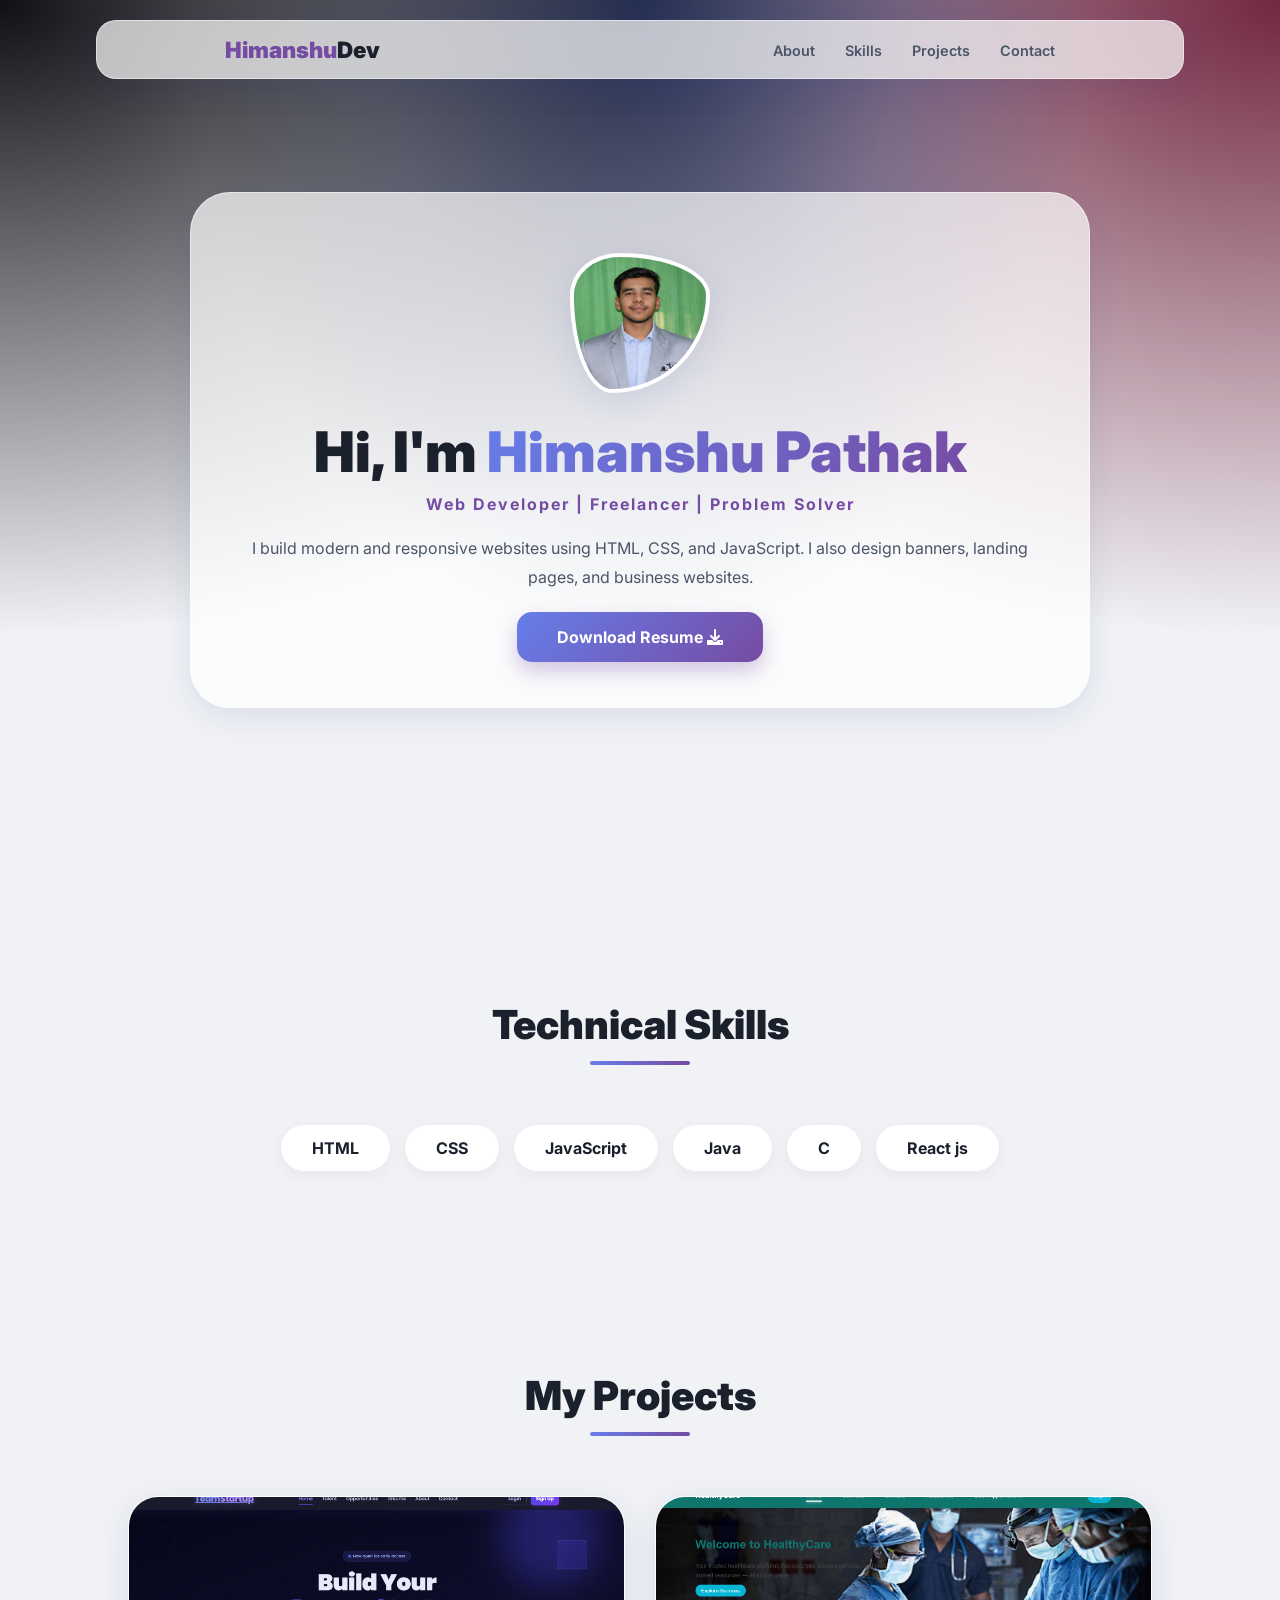
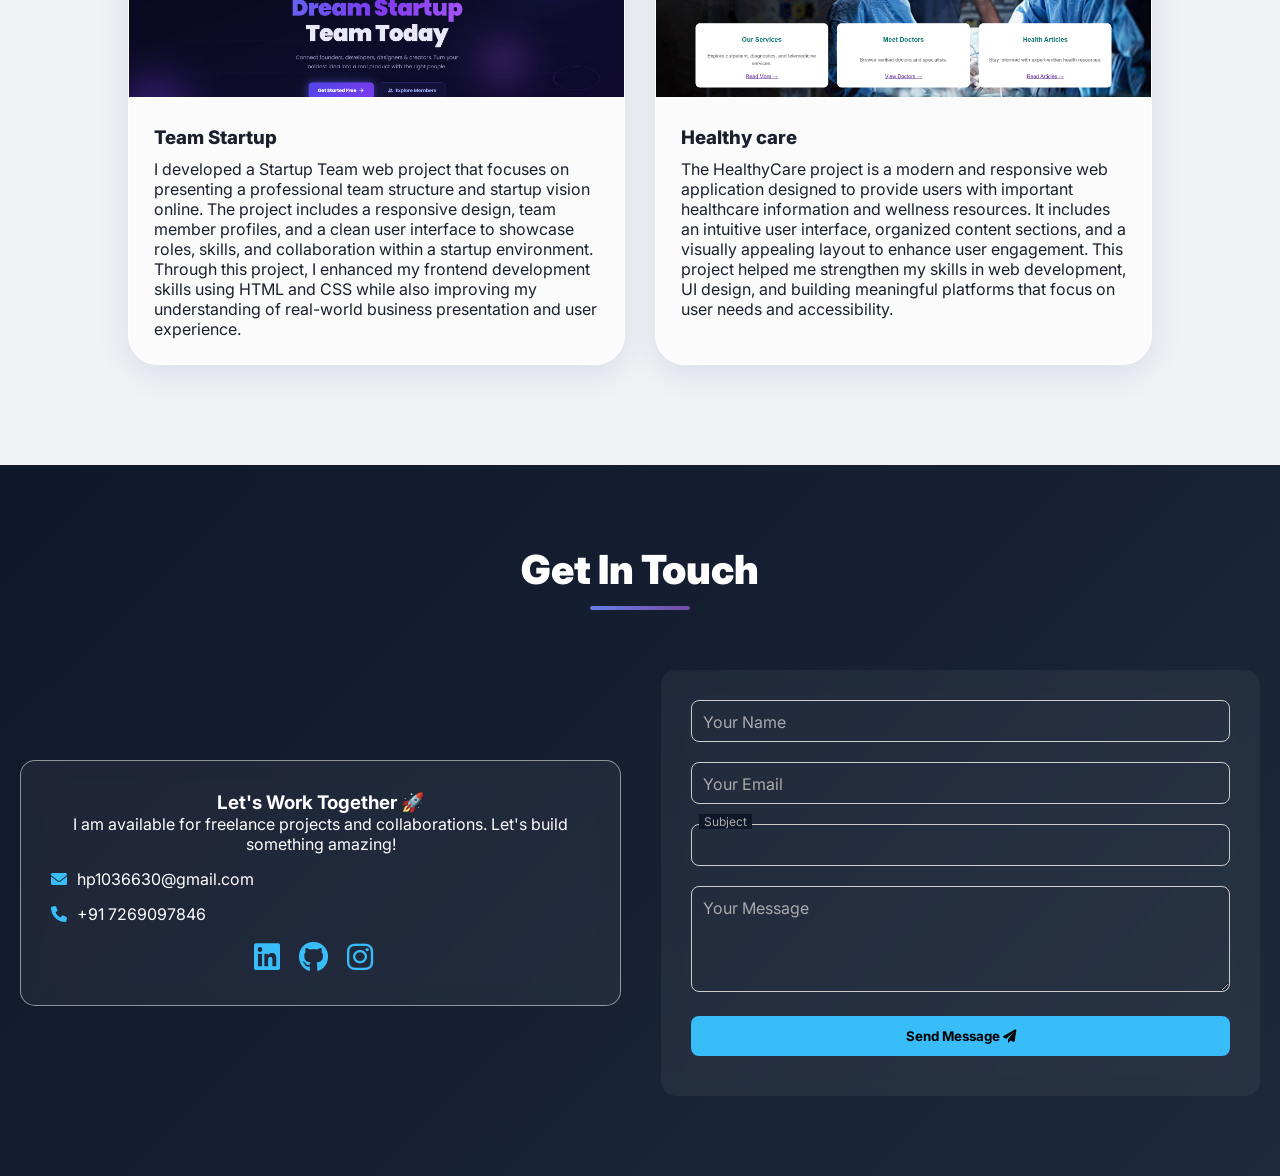
<file: index.html>
<!DOCTYPE html>
<html lang="en">
<head>
    <meta charset="UTF-8">
    <meta name="viewport" content="width=device-width, initial-scale=1.0">
    <title>Himanshu Pathak | Portfolio</title>
    <link rel="stylesheet" href="style.css">
    <link rel="stylesheet" href="https://cdnjs.cloudflare.com/ajax/libs/font-awesome/6.0.0/css/all.min.css">
</head>
<body>
<header>
    <nav>
        <div class="logo">Himanshu<span>Dev</span></div>
        <ul id="nav-menu">
            <li><a href="#about">About</a></li>
            <li><a href="#skills">Skills</a></li>
            <li><a href="#projects">Projects</a></li>
            <li><a href="#contact">Contact</a></li>
        </div>
    </nav>
</header>

<!-- About  -->
<section id="about" class="hero">
    <div class="hero-content">
        <img src="Image/profile.jpg" class="profile-img">
        <h1>Hi, I'm <span class="highlight">Himanshu Pathak</span></h1>
        <p class="tagline">Web Developer | Freelancer | Problem Solver</p>
        <p class="bio">
            I build modern and responsive websites using HTML, CSS, and JavaScript.
            I also design banners, landing pages, and business websites.
        </p>
        <a href="Image/resume.pdf" class="btn" download>
            Download Resume <i class="fas fa-download"></i>
        </a>
    </div>
</section>

<!-- Skills -->
<section id="skills" class="skills">
    <h2 class="section-title">Technical Skills</h2>
    <div class="skills-container">
        <div class="skill-card">HTML</div>
        <div class="skill-card">CSS</div>
        <div class="skill-card">JavaScript</div>
        <div class="skill-card">Java</div>
        <div class="skill-card">C</div>
        <div class="skill-card">React js</div>
    </div>
</section>

<!-- project -->
<section id="projects" class="projects">
    <h2 class="section-title">My Projects</h2>
    <div class="project-grid">
        <div class="project-card">
            <img src="Image/Team startup.png">
            <div class="project-info">
                <h3>Team Startup </h3>
                <p>I developed a Startup Team web project that focuses on presenting a professional team structure and startup vision online. The project includes a responsive design, team member profiles, and a clean user interface to showcase roles, skills, and collaboration within a startup environment. Through this project, I enhanced my frontend development skills using HTML and CSS while also improving my understanding of real-world business presentation and user experience.</p>
            </div>
        </div>
        <div class="project-card">
            <img src="Image/HealthyCare.png">
            <div class="project-info">
                <h3>Healthy care</h3>
                <p>The HealthyCare project is a modern and responsive web application designed to provide users with important healthcare information and wellness resources. It includes an intuitive user interface, organized content sections, and a visually appealing layout to enhance user engagement. This project helped me strengthen my skills in web development, UI design, and building meaningful platforms that focus on user needs and accessibility.</p>
            </div>
        </div>
    </div>
</section>

<!-- Contact -->
<section id="contact" class="contact">
    <h2 class="section-title">Get In Touch</h2>

    <div class="contact-container">

        <!-- Left Side -->
        <div class="contact-info glass">
            <h3>Let's Work Together 🚀</h3>
            <p>I am available for freelance projects and collaborations. Let's build something amazing!</p>

            <div class="info-box">
                <i class="fas fa-envelope"></i>
                <span>hp1036630@gmail.com</span>
            </div>

            <div class="info-box">
                <i class="fas fa-phone"></i>
                <span>+91 7269097846</span>
            </div>

            <div class="socials">
                <a href="https://www.linkedin.com/feed/"><i class="fab fa-linkedin"></i></a>
                <a href="https://github.com/Himanshu-web-dev"><i class="fab fa-github"></i></a>
                <a href="https://www.instagram.com/himanshu_pathak/"><i class="fab fa-instagram"></i></a>
            </div>
        </div>

        <!-- Right Side -->
        <div class="contact-form glass">
            <form id="contactForm">
                <div class="input-group">
                    <input type="text" name="name" required>
                    <label>Your Name</label>
                </div>

                <div class="input-group">
                    <input type="email" name="email" required>
                    <label>Your Email</label>
                </div>

                <div class="input-group">
                    <input type="text" name="subject">
                    <label>Subject</label>
                </div>

                <div class="input-group">
                    <textarea rows="5" name="message" required></textarea>
                    <label>Your Message</label>
                </div>

                <button type="submit" class="btn-submit">
                    Send Message <i class="fas fa-paper-plane"></i>
                </button>

                <p id="successMsg" class="success-msg"></p>
            </form>
        </div>

    </div>
</section>

</body>
</html>
</file>
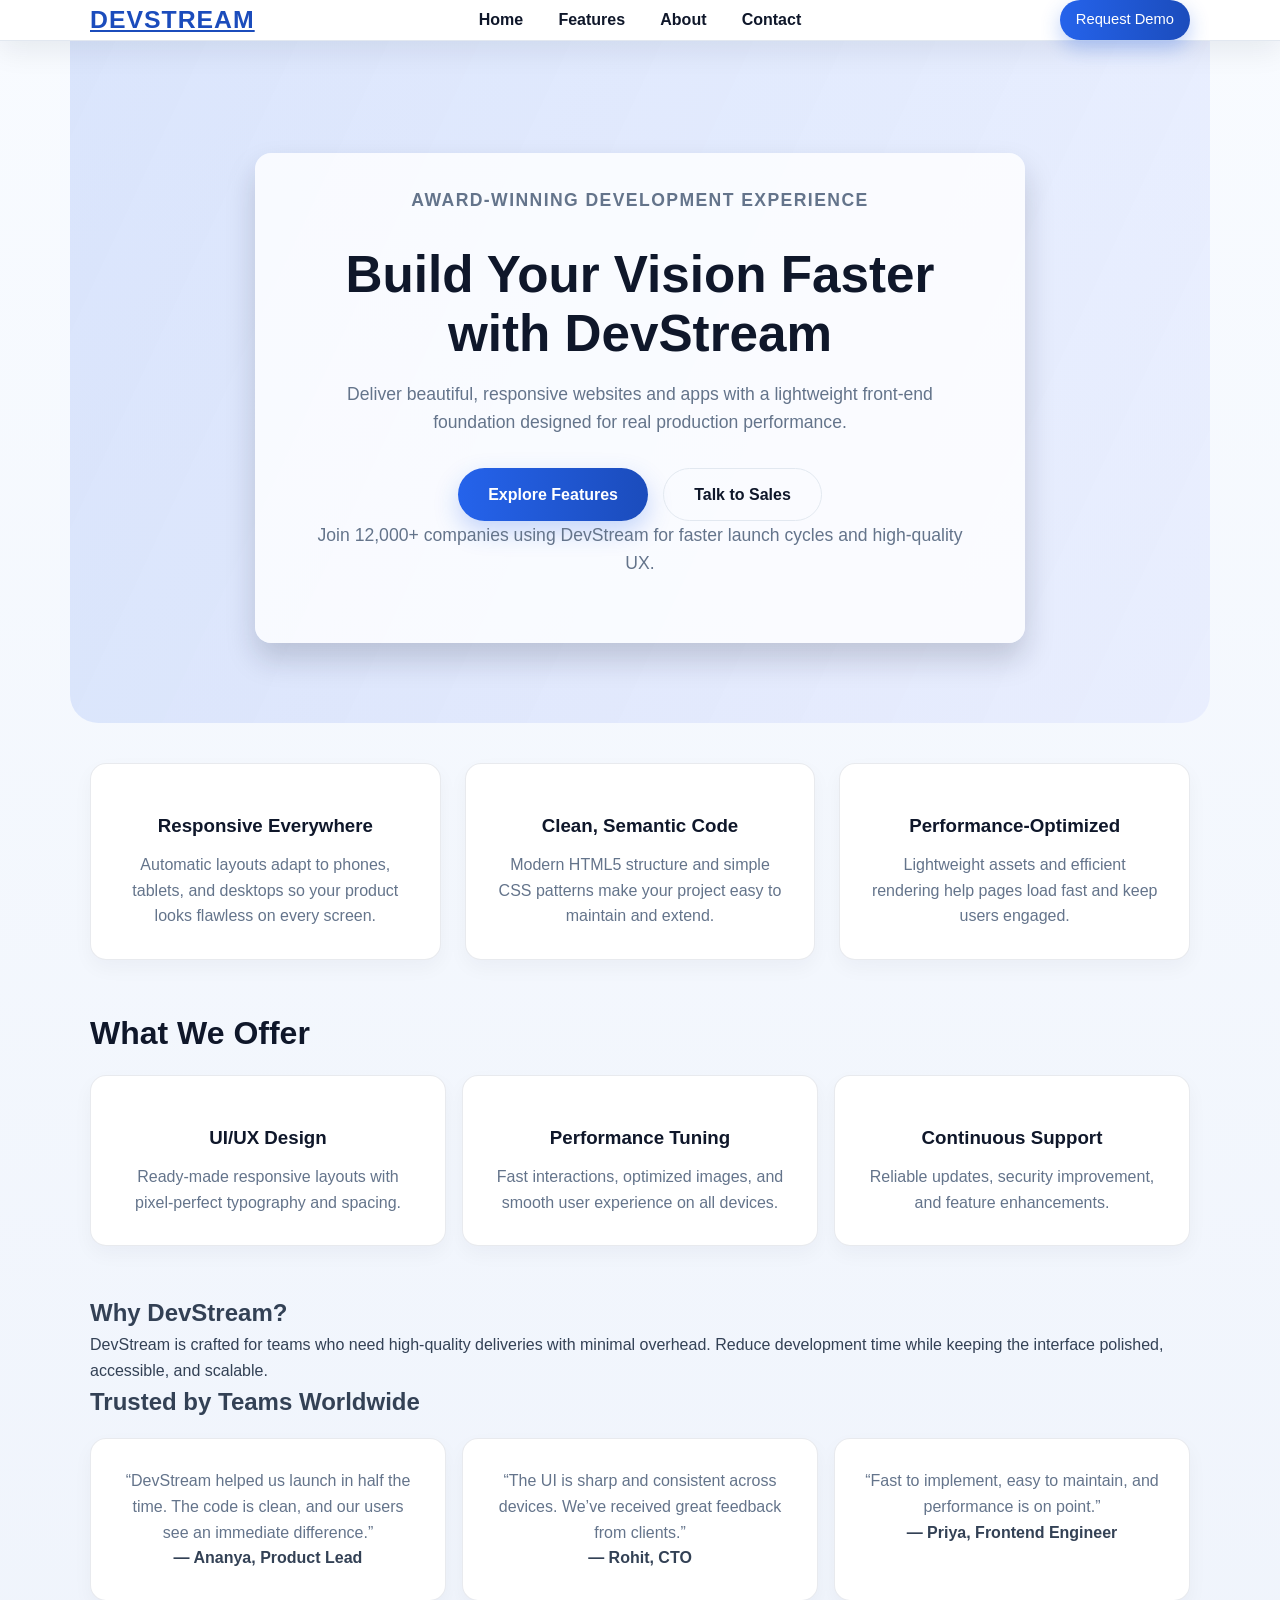
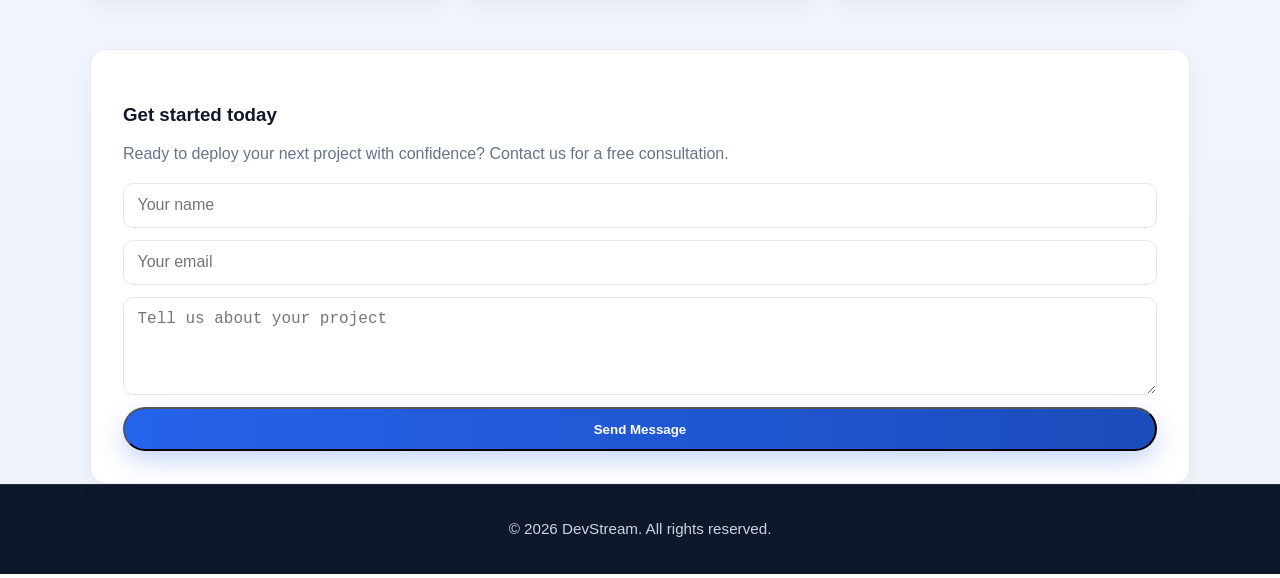
<file: level one/Task 2/index.html>
<!DOCTYPE html>
<html lang="en">
<head>
    <meta charset="UTF-8">
    <meta name="viewport" content="width=device-width, initial-scale=1.0">
    <title>DevStream | Modern Landing Page</title>
    <meta name="description" content="DevStream landing page template: responsive design, modern UI, and performance-focused structure for web projects.">
    <link rel="stylesheet" href="style.css">
</head>
<body>
    <header>
        <nav class="container" aria-label="Primary">
            <div class="nav-left">
                <a class="logo" href="#home">DevStream</a>
            </div>
            <div class="nav-center">
                <ul>
                    <li><a href="#home">Home</a></li>
                    <li><a href="#features">Features</a></li>
                    <li><a href="#about">About</a></li>
                    <li><a href="#contact">Contact</a></li>
                </ul>
            </div>
            <div class="nav-right">
                <a href="#contact" class="cta">Request Demo</a>
            </div>
        </nav>
    </header>

    <main>
        <section id="home" class="hero container">
            <div class="hero-content">
                <p class="eyebrow">Award-winning development experience</p>
                <h1>Build Your Vision Faster with DevStream</h1>
                <p>Deliver beautiful, responsive websites and apps with a lightweight front-end foundation designed for real production performance.</p>
                <div class="hero-actions">
                    <a href="#features" class="btn">Explore Features</a>
                    <a href="#contact" class="btn secondary">Talk to Sales</a>
                </div>
                <p class="hero-subtext">Join 12,000+ companies using DevStream for faster launch cycles and high-quality UX.</p>
            </div>
        </section>

        <section id="features" class="features container" aria-label="Platform features">
            <article class="card" aria-label="Responsive">
                <h3>Responsive Everywhere</h3>
                <p>Automatic layouts adapt to phones, tablets, and desktops so your product looks flawless on every screen.</p>
            </article>
            <article class="card" aria-label="Clean code">
                <h3>Clean, Semantic Code</h3>
                <p>Modern HTML5 structure and simple CSS patterns make your project easy to maintain and extend.</p>
            </article>
            <article class="card" aria-label="Fast loading">
                <h3>Performance-Optimized</h3>
                <p>Lightweight assets and efficient rendering help pages load fast and keep users engaged.</p>
            </article>
        </section>

        <section id="services" class="container">
            <h2 class="section-title">What We Offer</h2>
            <div class="features" style="gap: 1rem; margin-top: 1rem;">
                <article class="card">
                    <h3>UI/UX Design</h3>
                    <p>Ready-made responsive layouts with pixel-perfect typography and spacing.</p>
                </article>
                <article class="card">
                    <h3>Performance Tuning</h3>
                    <p>Fast interactions, optimized images, and smooth user experience on all devices.</p>
                </article>
                <article class="card">
                    <h3>Continuous Support</h3>
                    <p>Reliable updates, security improvement, and feature enhancements.</p>
                </article>
            </div>
        </section>

        <section id="about" class="container">
            <h2>Why DevStream?</h2>
            <p>DevStream is crafted for teams who need high-quality deliveries with minimal overhead. Reduce development time while keeping the interface polished, accessible, and scalable.</p>
        </section>

        <section id="testimonials" class="container">
            <h2>Trusted by Teams Worldwide</h2>
            <div class="features" style="gap: 1rem; margin-top: 1rem;">
                <article class="card">
                    <p>“DevStream helped us launch in half the time. The code is clean, and our users see an immediate difference.”</p>
                    <strong>— Ananya, Product Lead</strong>
                </article>
                <article class="card">
                    <p>“The UI is sharp and consistent across devices. We’ve received great feedback from clients.”</p>
                    <strong>— Rohit, CTO</strong>
                </article>
                <article class="card">
                    <p>“Fast to implement, easy to maintain, and performance is on point.”</p>
                    <strong>— Priya, Frontend Engineer</strong>
                </article>
            </div>
        </section>

        <section id="contact" class="container">
            <div class="card form-card" style="text-align: left;">
                <h3>Get started today</h3>
                <p>Ready to deploy your next project with confidence? Contact us for a free consultation.</p>
                <form action="#" method="post" class="contact-form">
                    <input type="text" name="name" placeholder="Your name" required>
                    <input type="email" name="email" placeholder="Your email" required>
                    <textarea name="message" rows="4" placeholder="Tell us about your project" required></textarea>
                    <button type="submit" class="btn">Send Message</button>
                </form>
            </div>
        </section>
    </main>

    <footer>
        <p>&copy; 2026 DevStream. All rights reserved.</p>
    </footer>

    <script>
        const header = document.querySelector('header');
        const hero = document.querySelector('.hero');
        const heroHeight = hero ? hero.offsetHeight : 350;

        const onScroll = () => {
            if (window.scrollY > heroHeight * 0.2) {
                header.classList.add('scrolled');
            } else {
                header.classList.remove('scrolled');
            }
        };

        window.addEventListener('scroll', onScroll);
        onScroll();
    </script>
</body>
</html>
</file>
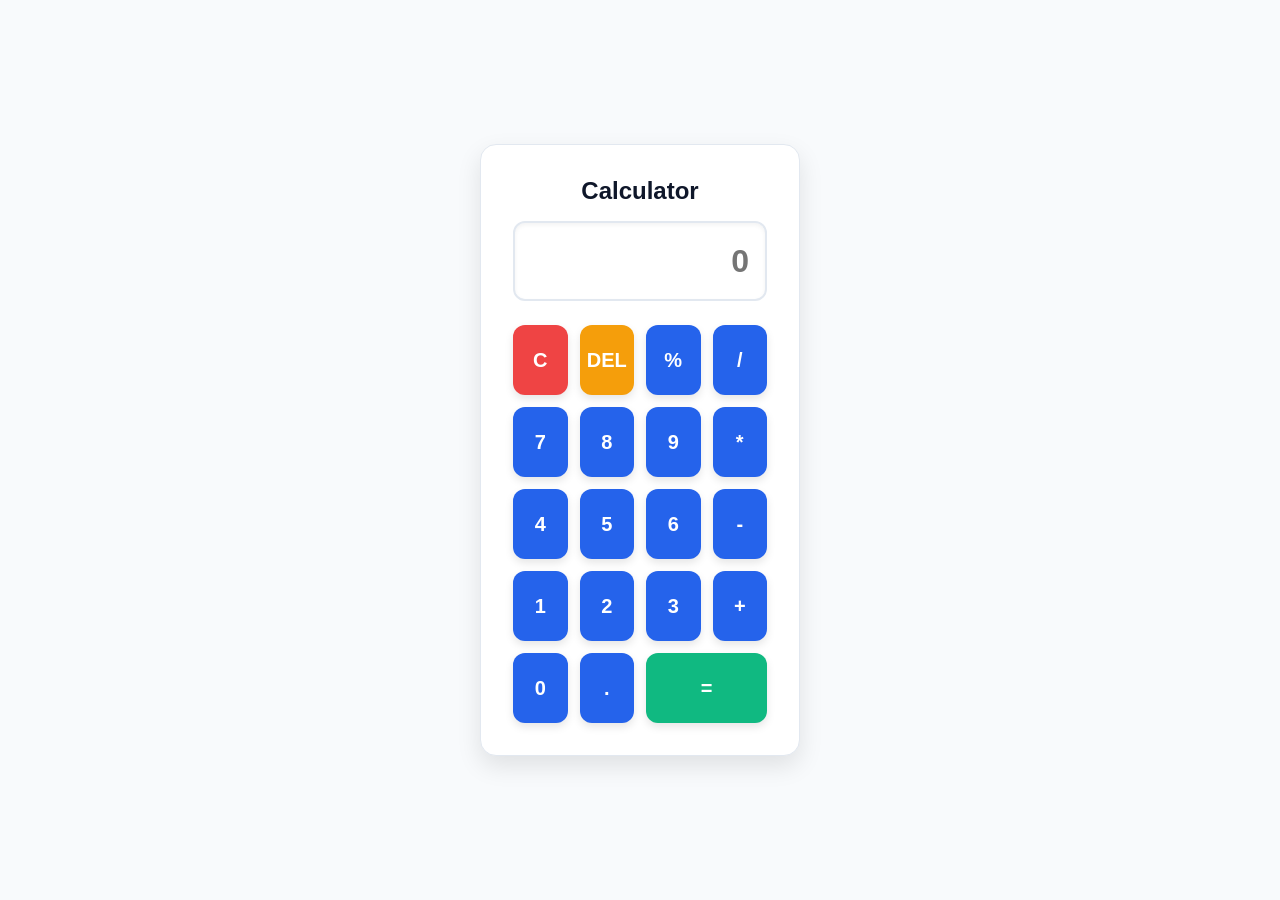
<file: levelone/TASK 3/index.html>
<!DOCTYPE html>
<html lang="en">
<head>
    <meta charset="UTF-8">
    <meta name="viewport" content="width=device-width, initial-scale=1.0">
    <title>Modern Calculator</title>
    <meta name="description" content="A sleek, responsive calculator with keyboard support and modern design.">
    <link rel="stylesheet" href="style.css">
</head>
<body>

<div class="calculator">
    <h1 style="text-align: center; margin-bottom: 1rem; color: var(--dark); font-size: 1.5rem;">Calculator</h1>
    <input type="text" id="display" disabled placeholder="0">

    <div class="buttons">
        <button onclick="clearDisplay()">C</button>
        <button onclick="deleteLast()">DEL</button>
        <button onclick="appendValue('%')">%</button>
        <button onclick="appendValue('/')">/</button>

        <button onclick="appendValue('7')">7</button>
        <button onclick="appendValue('8')">8</button>
        <button onclick="appendValue('9')">9</button>
        <button onclick="appendValue('*')">*</button>

        <button onclick="appendValue('4')">4</button>
        <button onclick="appendValue('5')">5</button>
        <button onclick="appendValue('6')">6</button>
        <button onclick="appendValue('-')">-</button>

        <button onclick="appendValue('1')">1</button>
        <button onclick="appendValue('2')">2</button>
        <button onclick="appendValue('3')">3</button>
        <button onclick="appendValue('+')">+</button>

        <button onclick="appendValue('0')">0</button>
        <button onclick="appendValue('.')">.</button>
        <button onclick="calculate()">=</button>
    </div>
</div>

<script src="script.js"></script>
</body>
</html>
</file>
<file: style.css>
@import url('https://fonts.googleapis.com/css2?family=Inter:wght@300;500;700;900&display=swap');

:root {
    --bg-color: #f0f2f5;
    --glass-bg: rgba(255, 255, 255, 0.7);
    --glass-border: rgba(255, 255, 255, 0.5);
    --primary-gradient: linear-gradient(135deg, #667eea 0%, #764ba2 100%);
    --text-main: #1a202c;
    --text-sub: #4a5568;
    --accent: #764ba2;
    --shadow: 0 8px 32px 0 rgba(31, 38, 135, 0.1);
}

* {
    margin: 0;
    padding: 0;
    box-sizing: border-box;
    font-family: 'Inter', sans-serif;
    scroll-behavior: smooth;
}

body {
    background: var(--bg-color);
    background-image: 
        radial-gradient(at 0% 0%, hsla(253,16%,7%,1) 0, transparent 50%), 
        radial-gradient(at 50% 0%, hsla(225,39%,30%,1) 0, transparent 50%), 
        radial-gradient(at 100% 0%, hsla(339,49%,30%,1) 0, transparent 50%);
    background-attachment: fixed;
    color: var(--text-main);
    min-height: 100vh;
}

/* --- Crystal Navbar --- */
nav {
    display: flex;
    justify-content: space-between;
    align-items: center;
    padding: 15px 10%;
    position: fixed;
    top: 20px;
    left: 50%;
    transform: translateX(-50%);
    width: 85%;
    background: var(--glass-bg);
    backdrop-filter: blur(15px);
    border-radius: 20px;
    border: 1px solid var(--glass-border);
    box-shadow: var(--shadow);
    z-index: 1000;
}

.logo { font-weight: 900; font-size: 1.4rem; color: var(--accent); }
.logo span { color: var(--text-main); }

nav ul { display: flex; list-style: none; gap: 30px; }
nav ul li a {
    text-decoration: none;
    color: var(--text-sub);
    font-weight: 600;
    font-size: 0.9rem;
    transition: 0.3s;
}
nav ul li a:hover { color: var(--accent); }

/* Hamburger */
.hamburger {
    display: none;
    flex-direction: column;
    cursor: pointer;
}
.hamburger span {
    width: 25px;
    height: 3px;
    background: var(--text-sub);
    margin: 3px 0;
    transition: 0.3s;
}

/* --- Hero Section --- */
.hero {
    height: 100vh;
    display: flex;
    justify-content: center;
    align-items: center;
    padding-top: 100px;
}

.hero-content {
    background: var(--glass-bg);
    backdrop-filter: blur(10px);
    padding: 60px;
    border-radius: 40px;
    border: 1px solid var(--glass-border);
    box-shadow: var(--shadow);
    text-align: center;
    max-width: 900px;
}

.profile-img {
    width: 140px;
    height: 140px;
    border-radius: 35% 65% 70% 30% / 30% 30% 70% 70%; /* Organic Shape */
    border: 4px solid white;
    margin-bottom: 25px;
    box-shadow: var(--shadow);
    transition: 0.5s;
}

.profile-img:hover { border-radius: 50%; transform: scale(1.05); }

.hero h1 { font-size: 3.5rem; font-weight: 900; margin-bottom: 10px; line-height: 1.1; }
.highlight { background: var(--primary-gradient); background-clip: text; -webkit-background-clip: text; -webkit-text-fill-color: transparent; }

.tagline { font-weight: 700; color: var(--accent); letter-spacing: 2px; margin-bottom: 20px; display: block; }
.bio { color: var(--text-sub); margin-bottom: 35px; line-height: 1.8; }

.btn {
    background: var(--primary-gradient);
    color: white;
    padding: 15px 40px;
    border-radius: 15px;
    text-decoration: none;
    font-weight: 700;
    box-shadow: 0 10px 20px rgba(118, 75, 162, 0.3);
    transition: 0.3s;
}
.btn:hover { transform: translateY(-5px); box-shadow: 0 15px 30px rgba(118, 75, 162, 0.4); }

/* --- Sections --- */
section { padding: 100px 10%; }
.section-title { font-size: 2.5rem; font-weight: 900; text-align: center; margin-bottom: 60px; }

/* --- Skills Pills --- */
.skills-container { display: flex; flex-wrap: wrap; justify-content: center; gap: 15px; }
.skill-card {
    background: white;
    padding: 12px 30px;
    border-radius: 50px;
    font-weight: 700;
    box-shadow: 0 4px 15px rgba(0,0,0,0.05);
    border: 1px solid var(--glass-border);
    transition: 0.3s;
}
.skill-card:hover { background: var(--accent); color: white; transform: rotate(-3deg); }

/* --- Projects Grid --- */
.project-grid {
    display: grid;
    grid-template-columns: repeat(auto-fit, minmax(300px, 1fr));
    gap: 30px;
}
.project-card {
    background: var(--glass-bg);
    backdrop-filter: blur(5px);
    border-radius: 30px;
    overflow: hidden;
    border: 1px solid var(--glass-border);
    box-shadow: var(--shadow);
    transition: 0.4s ease;
}
.project-card:hover { transform: scale(1.03); }
.project-card img { width: 100%; height: 200px; object-fit: cover; }
.project-info { padding: 25px; }
.project-info h3 { margin-bottom: 10px; font-weight: 800; }

/* --- Contact Section --- */
.contact-info {
    background: var(--glass-bg);
    padding: 50px;
    border-radius: 40px;
    text-align: center;
    border: 1px solid var(--glass-border);
}

footer { text-align: center; padding: 40px; color: white; font-weight: 500; }

/* Mobile */
@media (max-width: 768px) {
    .hero h1 { font-size: 2.5rem; }
    nav { width: 95%; padding: 10px 20px; }
    nav ul { display: none; flex-direction: column; position: absolute; top: 100%; left: 0; width: 100%; background: var(--glass-bg); padding: 20px; border-radius: 20px; margin-top: 10px; }
    nav ul.active { display: flex; }
    .hamburger { display: flex; }
}

.contact {
    padding: 80px 20px;
    background: linear-gradient(135deg, #0f172a, #1e293b);
    color: #fff;
}

.contact-container {
    display: flex;
    flex-wrap: wrap;
    gap: 40px;
    justify-content: center;
    align-items: center;
}

/* Glass Effect */
.glass {
    background: rgba(255, 255, 255, 0.05);
    backdrop-filter: blur(10px);
    padding: 30px;
    border-radius: 15px;
    flex: 1;
    min-width: 300px;
    transition: 0.3s;
}

.glass:hover {
    transform: translateY(-5px);
}

/* Info Box */
.info-box {
    display: flex;
    align-items: center;
    margin: 15px 0;
}

.info-box i {
    margin-right: 10px;
    color: #38bdf8;
}

/* Social */
.socials a {
    margin-right: 15px;
    font-size: 30px;
    color: #38bdf8;
    transition: 0.3s;
}

.socials a:hover {
    color: #fff;
}

/* Form */
.input-group {
    position: relative;
    margin-bottom: 20px;
}

.input-group input,
.input-group textarea {
    width: 100%;
    padding: 12px;
    background: transparent;
    border: 1px solid #ccc;
    color: #fff;
    border-radius: 8px;
    outline: none;
}

.input-group label {
    position: absolute;
    left: 12px;
    top: 12px;
    color: #aaa;
    transition: 0.3s;
    pointer-events: none;
}

/* Floating label */
.input-group input:focus ~ label,
.input-group textarea:focus ~ label,
.input-group input:valid ~ label,
.input-group textarea:valid ~ label {
    top: -10px;
    left: 8px;
    font-size: 12px;
    background: #0f172a;
    padding: 0 5px;
}

/* Button */
.btn-submit {
    background: #38bdf8;
    border: none;
    padding: 12px;
    width: 100%;
    color: #000;
    font-weight: bold;
    border-radius: 8px;
    cursor: pointer;
    transition: 0.3s;
}

.btn-submit:hover {
    background: #0ea5e9;
}

/* Success Message */
.success-msg {
    margin-top: 10px;
    color: #22c55e;
    font-size: 14px;
}


.section-title {
    font-size: 2.5rem;
    font-weight: 900;
    text-align: center;
    margin-bottom: 60px;
    position: relative;
}

/* underline */
.section-title::after {
    content: "";
    width: 100px;
    height: 4px;
    background: linear-gradient(90deg, #667eea, #764ba2);
    display: block;
    margin: 12px auto 0;
    border-radius: 50px;
}
</file>
<file: level one/Task 2/style.css>
/* 1. Design Tokens (Colors & Fonts) */
:root {
    --primary: #2563eb;
    --primary-dark: #1b4cbc;
    --dark: #0f172a;
    --mid: #334155;
    --light: #f8fafc;
    --surface: #ffffff;
    --border: #e2e8f0;
    --muted: #64748b;
    --transition: 0.25s ease;
}

* {
    margin: 0;
    padding: 0;
    box-sizing: border-box;
}

html {
    scroll-behavior: smooth;
}

body {
    font-family: 'Segoe UI', Tahoma, Geneva, Verdana, sans-serif;
    line-height: 1.6;
    color: var(--mid);
    background: linear-gradient(180deg, #f8fbff 0%, #edf2fb 100%);
}

.container {
    max-width: 1140px;
    margin: 0 auto;
    padding: 0 1.25rem;
}

/* 2. Header & Nav */
header {
    position: sticky;
    top: 0;
    z-index: 50;
    background: rgba(255, 255, 255, 0.94);
    backdrop-filter: blur(10px);
    border-bottom: 1px solid var(--border);
    box-shadow: 0 9px 30px rgba(15, 23, 42, 0.08);
    transition: all 0.3s ease;
}

header.scrolled {
    padding: 0.45rem 0;
    background: rgba(255, 255, 255, 0.98);
    box-shadow: 0 14px 20px rgba(15, 23, 42, 0.15);
}

nav {
    display: flex;
    align-items: center;
    padding: 0.9rem 0;
    gap: 1rem;
    flex-wrap: wrap;
}

.nav-left,
.nav-center,
.nav-right {
    display: flex;
    align-items: center;
}

.nav-left {
    flex: 1;
}

.nav-center {
    flex: 1;
    justify-content: center;
}

.nav-right {
    flex: 1;
    justify-content: flex-end;
}

.logo {
    font-size: 1.55rem;
    font-weight: 800;
    color: var(--primary-dark);
    letter-spacing: 1px;
    text-transform: uppercase;
}

nav ul {
    display: flex;
    align-items: center;
    list-style: none;
    gap: 0.7rem;
    margin: 0;
    padding: 0;
}

nav ul li {
    margin: 0;
}

nav ul li a {
    text-decoration: none;
    color: var(--dark);
    font-weight: 600;
    transition: var(--transition);
    padding: 0.5rem 0.75rem;
    border-radius: 8px;
}


nav ul {
    display: flex;
    align-items: center;
    list-style: none;
    gap: 0.7rem;
    margin: 0;
    padding: 0;
}

nav ul li {
    margin: 0;
}

nav ul li a {
    text-decoration: none;
    color: var(--dark);
    font-weight: 600;
    transition: var(--transition);
    padding: 0.5rem 0.75rem;
    border-radius: 8px;
}

nav ul li a:hover,
nav ul li a:focus-visible {
    color: #fff;
    background: var(--primary);
    transform: translateY(-1px);
}

header .cta {
    margin-left: 1.2rem;
    font-size: 0.92rem;
    color: #fff;
    background: linear-gradient(90deg, var(--primary), var(--primary-dark));
    border: none;
    border-radius: 999px;
    padding: 0.5rem 1rem;
    box-shadow: 0 8px 20px rgba(37, 99, 235, 0.3);
    transition: transform var(--transition), box-shadow var(--transition);
    text-decoration: none;
}

header .cta:hover,
header .cta:focus-visible {
    transform: translateY(-2px);
    box-shadow: 0 12px 22px rgba(37, 99, 235, 0.4);
}

/* 3. Hero Section */
.hero {
    padding: 7rem 1.25rem 5rem;
    text-align: center;
    background: linear-gradient(115deg, rgba(37, 99, 235, 0.14), rgba(104, 123, 255, 0.08)), url('https://images.unsplash.com/photo-1522071820081-009f0129c71c?auto=format&fit=crop&w=1600&q=80') center/cover no-repeat;
    border-radius: 0 0 28px 28px;
    margin-bottom: 2.5rem;
    color: #0f172a;
    background-blend-mode: overlay;
}

.stats {
    display: grid;
    grid-template-columns: repeat(auto-fit, minmax(160px, 1fr));
    gap: 1rem;
    margin: 2rem 0 2.5rem;
}

.stat-card {
    background: rgba(255, 255, 255, 0.95);
    border: 1px solid rgba(37, 99, 235, 0.15);
    border-radius: 14px;
    padding: 1.1rem 1rem;
    text-align: center;
    box-shadow: 0 8px 20px rgba(15, 23, 42, 0.08);
    transition: transform var(--transition), box-shadow var(--transition);
}

.stat-card:hover,
.stat-card:focus-within {
    transform: translateY(-4px);
    box-shadow: 0 14px 28px rgba(15, 23, 42, 0.16);
}

.stat-number {
    display: block;
    font-size: 1.8rem;
    font-weight: 800;
    color: var(--primary-dark);
}

.stat-label {
    margin-top: 0.35rem;
    color: var(--mid);
    font-weight: 600;
}

@keyframes slide-up {
    from { opacity: 0; transform: translateY(12px); }
    to { opacity: 1; transform: translateY(0); }
}

.hero-content,
.stats,
.features,
section#about,
section#testimonials,
section#contact {
    animation: slide-up 0.6s ease forwards;
}

.hero-content {
    max-width: 770px;
    margin-left: auto;
    margin-right: auto;
    background: rgba(255, 255, 255, 0.8);
    padding: 2.1rem;
    border-radius: 16px;
    box-shadow: 0 16px 30px rgba(15, 23, 42, 0.18);
}

.hero h1 {
    font-size: clamp(2rem, 4vw, 3.4rem);
    color: var(--dark);
    margin-bottom: 1rem;
    line-height: 1.15;
}

.hero p {
    font-size: 1.1rem;
    color: var(--muted);
    max-width: 670px;
    margin: 0 auto 2rem;
}

.btn {
    display: inline-flex;
    align-items: center;
    justify-content: center;
    background: linear-gradient(90deg, var(--primary), var(--primary-dark));
    color: #fff;
    padding: 0.78rem 1.9rem;
    border-radius: 999px;
    text-decoration: none;
    font-weight: 700;
    box-shadow: 0 10px 25px rgba(37, 99, 235, 0.25);
    transition: transform var(--transition), box-shadow var(--transition);
}

.btn:hover,
.btn:focus-visible {
    transform: translateY(-2px);
    box-shadow: 0 14px 30px rgba(37, 99, 235, 0.32);
}

.eyebrow {
    color: var(--primary);
    font-size: 0.9rem;
    font-weight: 700;
    letter-spacing: 0.08em;
    margin-bottom: 0.8rem;
    text-transform: uppercase;
}

.hero-actions {
    display: flex;
    justify-content: center;
    gap: 0.9rem;
    flex-wrap: wrap;
}

.btn.secondary {
    background: transparent;
    color: var(--dark);
    border: 1px solid var(--border);
    box-shadow: none;
}

.btn.secondary:hover,
.btn.secondary:focus-visible {
    background: rgba(37, 99, 235, 0.08);
    color: var(--primary-dark);
}

.hero .subtext {
    font-size: 0.95rem;
    color: var(--mid);
    margin-top: 0.65rem;
}

section {
    padding: 3rem 0;
}

/* 4. Features Grid */
.features {
    display: grid;
    grid-template-columns: repeat(auto-fit, minmax(230px, 1fr));
    gap: 1.5rem;
    margin-bottom: 3rem;
}

.card {
    background: var(--surface);
    padding: 1.85rem;
    border-radius: 16px;
    border: 1px solid rgba(100, 116, 139, 0.15);
    box-shadow: 0 8px 20px rgba(15, 23, 42, 0.04);
    text-align: center;
    transition: transform var(--transition), box-shadow var(--transition), border-color var(--transition);
}

.card:hover,
.card:focus-within {
    transform: translateY(-5px);
    box-shadow: 0 14px 26px rgba(15, 23, 42, 0.1);
    border-color: rgba(37, 99, 235, 0.3);
}

.card h3 {
    margin: 1.1rem 0 0.7rem;
    color: var(--dark);
}

.card p {
    color: var(--muted);
}

/* 5. Paragraphs and form elements */
.section-title {
    font-size: 2rem;
    margin-bottom: 0.9rem;
    color: var(--dark);
}

.form-card {
    padding: 2rem;
}

.contact-form {
    display: grid;
    gap: 0.75rem;
    margin-top: 1rem;
}

.contact-form input,
.contact-form textarea {
    width: 100%;
    border: 1px solid var(--border);
    border-radius: 10px;
    padding: 0.78rem 0.84rem;
    font-size: 1rem;
    outline: none;
    transition: border-color var(--transition), box-shadow var(--transition);
}

.contact-form input:focus,
.contact-form textarea:focus {
    border-color: var(--primary);
    box-shadow: 0 0 0 3px rgba(37, 99, 235, 0.15);
}

footer {
    text-align: center;
    padding: 2rem 1rem;
    background: #0f172a;
    color: #cbd5e1;
    border-top: 1px solid rgba(255, 255, 255, 0.08);
}

footer p {
    font-size: 0.95rem;
}

@media (max-width: 860px) {
    nav {
        flex-direction: column;
        align-items: flex-start;
        padding: 0.6rem 0;
    }

    .logo {
        margin-bottom: 0.5rem;
    }

    nav ul {
        flex-direction: row;
        flex-wrap: wrap;
        align-items: center;
        gap: 0.5rem;
        width: 100%;
    }

    nav ul li a {
        padding: 0.5rem 0.7rem;
        width: auto;
    }

    header .cta {
        margin-left: 0;
        margin-top: 0.6rem;
        width: 100%;
        justify-content: center;
        display: inline-flex;
    }

    .hero {
        padding: 5rem 1rem 3.5rem;
    }

    .features {
        margin-top: 1.5rem;
    }
}

@media (max-width: 520px) {
    .container {
        padding: 0 0.9rem;
    }
    nav {
        gap: 0.75rem;
    }
    .hero h1 {
        font-size: 2rem;
    }
    .hero p {
        font-size: 1rem;
    }
}
</file>
<file: levelone/TASK 3/style.css>
/* Modern Calculator Styles - No Animations */
:root {
    --primary: #2563eb;
    --primary-dark: #1b4cbc;
    --dark: #0f172a;
    --surface: #ffffff;
    --border: #e2e8f0;
    --muted: #64748b;
    --bg: #f8fafc;
    --calc-bg: #ffffff;
    --btn-bg: #f1f5f9;
    --operator-bg: #2563eb;
    --clear-bg: #ef4444;
    --del-bg: #f59e0b;
    --equals-bg: #10b981;
}

* {
    margin: 0;
    padding: 0;
    box-sizing: border-box;
}

body {
    display: flex;
    justify-content: center;
    align-items: center;
    min-height: 100vh;
    background: var(--bg);
    font-family: 'Segoe UI', Tahoma, Geneva, Verdana, sans-serif;
    color: var(--dark);
}

.calculator {
    background: var(--calc-bg);
    padding: 2rem;
    border-radius: 16px;
    box-shadow: 0 10px 25px rgba(0, 0, 0, 0.1);
    border: 1px solid var(--border);
    max-width: 320px;
    width: 100%;
}

h1 {
    text-align: center;
    margin-bottom: 1.5rem;
    color: var(--dark);
    font-size: 1.75rem;
    font-weight: 700;
}

#display {
    width: 100%;
    height: 80px;
    font-size: 2rem;
    margin-bottom: 1.5rem;
    text-align: right;
    padding: 1rem;
    border: 2px solid var(--border);
    outline: none;
    border-radius: 12px;
    background: #fff;
    color: var(--dark);
    font-weight: 600;
    box-shadow: inset 0 2px 4px rgba(0, 0, 0, 0.05);
}

.buttons {
    display: grid;
    grid-template-columns: repeat(4, 1fr);
    gap: 0.75rem;
}

button {
    height: 70px;
    font-size: 1.25rem;
    border: none;
    border-radius: 12px;
    cursor: pointer;
    background: var(--btn-bg);
    color: var(--dark);
    font-weight: 600;
    box-shadow: 0 4px 8px rgba(0, 0, 0, 0.1);
}

/* Operator buttons */
button:nth-child(4n),
button:nth-child(4n-1),
button:nth-child(4n-2),
button:nth-child(4n-3):nth-child(n+4) {
    background: var(--operator-bg);
    color: #fff;
}

/* Special buttons */
button:first-child {
    background: var(--clear-bg);
    color: #fff;
}

button:nth-child(2) {
    background: var(--del-bg);
    color: #fff;
}

button:last-child {
    background: var(--equals-bg);
    color: #fff;
    grid-column: span 2;
}

/* Responsive */
@media (max-width: 480px) {
    .calculator {
        padding: 1.5rem;
        max-width: 280px;
    }

    h1 {
        font-size: 1.5rem;
    }

    #display {
        height: 70px;
        font-size: 1.75rem;
    }

    button {
        height: 60px;
        font-size: 1.1rem;
    }
}
</file>
